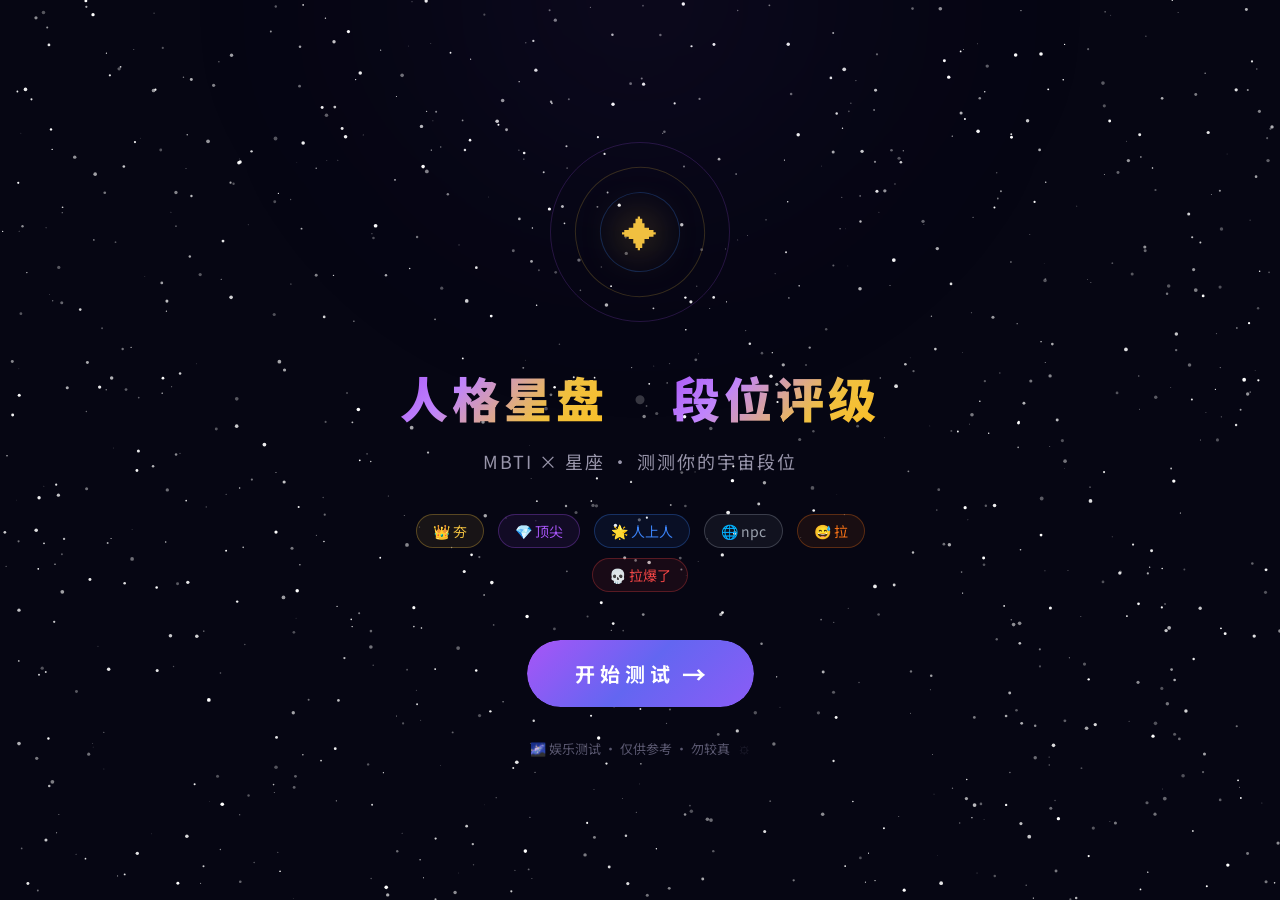
<file: index.html>
<!DOCTYPE html>
<html lang="zh-CN">
<head>
  <meta charset="UTF-8">
  <meta name="viewport" content="width=device-width, initial-scale=1.0">
  <title>人格星盘 · 段位评级</title>
  <link rel="stylesheet" href="css/style.css">
  <link rel="preconnect" href="https://fonts.googleapis.com">
  <link href="https://fonts.googleapis.com/css2?family=Orbitron:wght@400;700;900&family=Noto+Sans+SC:wght@300;400;500;700;900&display=swap" rel="stylesheet">
</head>
<body>
  <!-- 星空背景 -->
  <canvas id="starCanvas"></canvas>
  <div class="aurora"></div>

  <div class="app-container">

    <!-- ==================== 首页 ==================== -->
    <section id="page-home" class="page active">
      <div class="home-content">
        <div class="constellation-icon">
          <div class="orbit-ring ring-1"></div>
          <div class="orbit-ring ring-2"></div>
          <div class="orbit-ring ring-3"></div>
          <div class="center-star">✦</div>
        </div>

        <h1 class="main-title">
          <span class="title-line-1">人格星盘</span>
          <span class="title-divider">·</span>
          <span class="title-line-2">段位评级</span>
        </h1>

        <p class="home-subtitle">MBTI × 星座  ·  测测你的宇宙段位</p>

        <div class="tier-preview">
          <span class="preview-badge" style="--badge-color: #f0c040">👑 夯</span>
          <span class="preview-badge" style="--badge-color: #a855f7">💎 顶尖</span>
          <span class="preview-badge" style="--badge-color: #3b82f6">🌟 人上人</span>
          <span class="preview-badge" style="--badge-color: #9ca3af">🌐 npc</span>
          <span class="preview-badge" style="--badge-color: #f97316">😅 拉</span>
          <span class="preview-badge" style="--badge-color: #ef4444">💀 拉爆了</span>
        </div>

        <button class="cosmic-btn" onclick="navigateTo('select')">
          <span class="btn-bg"></span>
          <span class="btn-text">开 始 测 试</span>
          <span class="btn-arrow">→</span>
        </button>

        <p class="footer-note">
          🌌 娱乐测试 · 仅供参考 · 勿较真
          <a href="admin.html" class="admin-link" title="管理后台">⚙</a>
        </p>
      </div>
    </section>

    <!-- ==================== 选择页 ==================== -->
    <section id="page-select" class="page">
      <div class="select-content">
        <h2 class="section-heading">
          <span class="heading-icon">🧬</span>
          选择你的 MBTI 人格
        </h2>

        <div class="mbti-grid" id="mbtiGrid">
          <!-- JS 动态生成 -->
        </div>

        <div class="divider-line">
          <span class="divider-star">✦</span>
        </div>

        <h2 class="section-heading">
          <span class="heading-icon">♈</span>
          选择你的星座
        </h2>

        <div class="zodiac-grid" id="zodiacGrid">
          <!-- JS 动态生成 -->
        </div>

        <button class="cosmic-btn submit-btn" id="submitBtn" onclick="handleSubmit()">
          <span class="btn-bg"></span>
          <span class="btn-text">✨ 查看段位</span>
        </button>

        <button class="back-link" onclick="navigateTo('home')">← 返回首页</button>
      </div>
    </section>

    <!-- ==================== 结果页 ==================== -->
    <section id="page-result" class="page">
      <div class="result-content">
        <div class="result-card" id="resultCard">
          <div class="result-glow"></div>

          <div class="tier-badge" id="tierBadge">
            <span class="tier-icon" id="tierIcon"></span>
            <span class="tier-name" id="tierName"></span>
          </div>

          <p class="tier-description" id="tierDesc"></p>

          <div class="result-tags">
            <div class="tag mbti-tag">
              <span class="tag-label">MBTI</span>
              <span class="tag-value" id="tagMbti"></span>
            </div>
            <div class="tag zodiac-tag">
              <span class="tag-label">星座</span>
              <span class="tag-value" id="tagZodiac"></span>
            </div>
            <div class="tag score-tag">
              <span class="tag-label">分数</span>
              <span class="tag-value" id="tagScore"></span>
            </div>
          </div>

          <div class="fun-quote" id="funQuote"></div>
        </div>

        <div class="result-actions">
          <button class="cosmic-btn" onclick="navigateTo('select')">
            <span class="btn-bg"></span>
            <span class="btn-text">🔄 再测一次</span>
          </button>

          <button class="cosmic-btn share-btn" onclick="handleShare()">
            <span class="btn-bg"></span>
            <span class="btn-text">📤 分享结果</span>
          </button>
        </div>

        <button class="back-link" onclick="navigateTo('home')">← 返回首页</button>
      </div>
    </section>
  </div>

  <!-- 分享弹窗 -->
  <div class="modal-overlay" id="shareModal">
    <div class="modal-card">
      <h3 class="modal-title">📤 分享你的段位</h3>
      <p class="modal-share-text" id="shareText"></p>
      <div class="modal-actions">
        <button class="modal-btn copy-btn" onclick="copyShareText()">📋 复制文案</button>
        <button class="modal-btn close-btn" onclick="closeModal()">✕ 关闭</button>
      </div>
    </div>
  </div>

  <script src="js/app.js"></script>
</body>
</html>
</file>
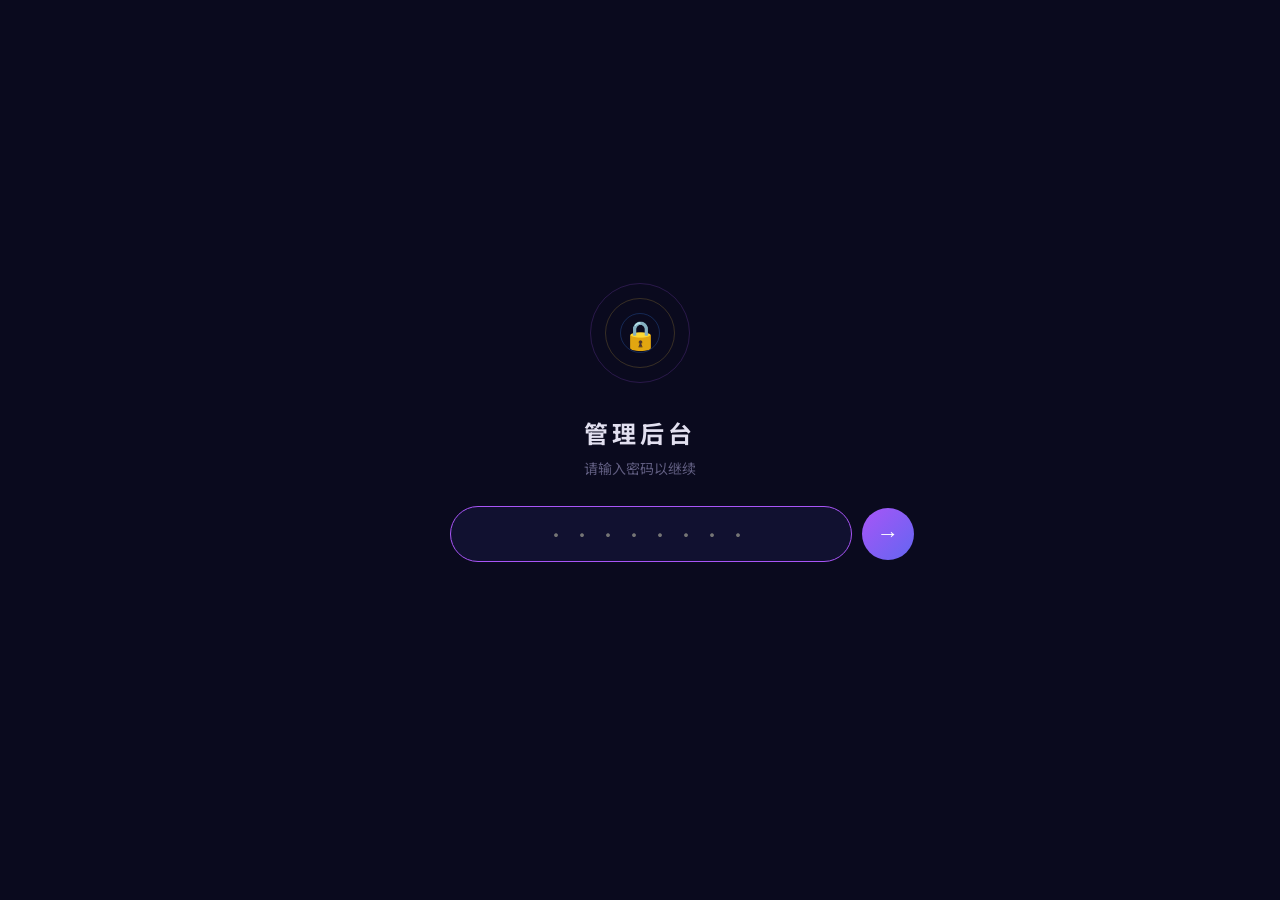
<file: admin.html>
<!DOCTYPE html>
<html lang="zh-CN">
<head>
  <meta charset="UTF-8">
  <meta name="viewport" content="width=device-width, initial-scale=1.0">
  <title>管理后台 · 人格星盘评分配置</title>
  <link rel="preconnect" href="https://fonts.googleapis.com">
  <link href="https://fonts.googleapis.com/css2?family=Orbitron:wght@400;700;900&family=Noto+Sans+SC:wght@300;400;500;700;900&display=swap" rel="stylesheet">
  <style>
    :root {
      --bg: #0a0a1e;
      --surface: #111130;
      --surface2: #181840;
      --border: rgba(255,255,255,0.08);
      --text: #e2e0f0;
      --text2: #9895b8;
      --text3: #605d80;
      --purple: #a855f7;
      --gold: #f0c040;
      --blue: #3b82f6;
      --green: #22c55e;
      --red: #ef4444;
      --radius: 14px;
      --font-display: 'Orbitron', 'Noto Sans SC', sans-serif;
      --font-body: 'Noto Sans SC', -apple-system, sans-serif;
    }
    * { margin: 0; padding: 0; box-sizing: border-box; }
    body {
      font-family: var(--font-body);
      background: var(--bg);
      color: var(--text);
      min-height: 100vh;
    }

    /* Header */
    .admin-header {
      background: var(--surface);
      border-bottom: 1px solid var(--border);
      padding: 16px 24px;
      display: flex;
      align-items: center;
      justify-content: space-between;
      flex-wrap: wrap;
      gap: 12px;
      position: sticky;
      top: 0;
      z-index: 10;
      backdrop-filter: blur(10px);
    }
    .header-left {
      display: flex;
      align-items: center;
      gap: 12px;
    }
    .header-logo { font-size: 24px; }
    .header-title {
      font-family: var(--font-display);
      font-size: 18px;
      font-weight: 700;
      letter-spacing: 2px;
    }
    .header-badge {
      font-size: 11px;
      background: rgba(168,85,247,0.2);
      color: var(--purple);
      padding: 3px 10px;
      border-radius: 10px;
      letter-spacing: 1px;
    }
    .header-actions {
      display: flex;
      gap: 10px;
      flex-wrap: wrap;
    }

    /* Buttons */
    .btn {
      padding: 10px 22px;
      border-radius: 25px;
      border: none;
      font-size: 14px;
      font-weight: 600;
      cursor: pointer;
      font-family: var(--font-body);
      transition: all 0.2s;
      display: inline-flex;
      align-items: center;
      gap: 6px;
    }
    .btn:active { transform: scale(0.96); }
    .btn-primary { background: linear-gradient(135deg, #a855f7, #6366f1); color: #fff; }
    .btn-primary:hover { box-shadow: 0 4px 20px rgba(168,85,247,0.4); }
    .btn-gold { background: linear-gradient(135deg, #f0c040, #f59e0b); color: #1a1a2e; }
    .btn-gold:hover { box-shadow: 0 4px 20px rgba(240,192,64,0.4); }
    .btn-outline {
      background: transparent;
      border: 1.5px solid var(--border);
      color: var(--text2);
    }
    .btn-outline:hover { border-color: rgba(255,255,255,0.25); color: var(--text); }
    .btn-sm { padding: 6px 14px; font-size: 12px; }
    .btn-danger { background: var(--red); color: #fff; }

    /* Main */
    .admin-main {
      max-width: 1000px;
      margin: 0 auto;
      padding: 24px;
    }

    /* Tabs */
    .tabs {
      display: flex;
      gap: 4px;
      background: var(--surface);
      border-radius: var(--radius);
      padding: 4px;
      margin-bottom: 28px;
    }
    .tab-btn {
      flex: 1;
      padding: 12px 16px;
      border: none;
      background: transparent;
      color: var(--text2);
      font-size: 15px;
      font-weight: 500;
      cursor: pointer;
      border-radius: 10px;
      transition: all 0.2s;
      font-family: var(--font-body);
    }
    .tab-btn.active {
      background: var(--surface2);
      color: var(--text);
      box-shadow: 0 2px 8px rgba(0,0,0,0.3);
    }
    .tab-btn:hover:not(.active) { color: var(--text); }

    .tab-panel { display: none; }
    .tab-panel.active { display: block; }

    /* Section */
    .section {
      background: var(--surface);
      border: 1px solid var(--border);
      border-radius: var(--radius);
      padding: 24px;
      margin-bottom: 20px;
    }
    .section-header {
      display: flex;
      align-items: center;
      justify-content: space-between;
      margin-bottom: 20px;
      flex-wrap: wrap;
      gap: 12px;
    }
    .section-title {
      font-family: var(--font-display);
      font-size: 16px;
      font-weight: 700;
      letter-spacing: 1px;
      display: flex;
      align-items: center;
      gap: 8px;
    }

    /* Table */
    .table-wrap {
      overflow-x: auto;
      -webkit-overflow-scrolling: touch;
    }
    table {
      width: 100%;
      border-collapse: collapse;
    }
    th, td {
      padding: 10px 14px;
      text-align: left;
      border-bottom: 1px solid var(--border);
      font-size: 14px;
    }
    th {
      color: var(--text3);
      font-weight: 500;
      font-size: 12px;
      text-transform: uppercase;
      letter-spacing: 1px;
    }
    td { color: var(--text2); }

    /* Inputs */
    input[type="number"],
    input[type="text"],
    textarea,
    select {
      background: var(--surface2);
      border: 1px solid var(--border);
      border-radius: 8px;
      padding: 8px 12px;
      color: var(--text);
      font-size: 14px;
      font-family: var(--font-body);
      transition: border-color 0.2s;
      width: 100%;
    }
    input:focus, textarea:focus, select:focus {
      outline: none;
      border-color: var(--purple);
    }
    input[type="number"] { width: 80px; text-align: center; }
    input[type="color"] {
      width: 40px; height: 34px; padding: 2px;
      cursor: pointer; border-radius: 8px;
    }
    textarea { resize: vertical; min-height: 60px; }

    .score-input {
      width: 70px;
      text-align: center;
      font-weight: 600;
      font-family: var(--font-display);
    }

    /* Color dot */
    .color-dot {
      display: inline-block;
      width: 12px; height: 12px;
      border-radius: 50%;
      margin-right: 6px;
      vertical-align: middle;
    }

    /* Toast */
    .toast {
      position: fixed;
      bottom: 40px;
      left: 50%;
      transform: translateX(-50%);
      background: #22c55e;
      color: #000;
      padding: 12px 28px;
      border-radius: 25px;
      font-size: 15px;
      font-weight: 600;
      z-index: 100;
      animation: toastIn 0.3s ease-out, toastOut 0.3s 2s ease-out forwards;
    }
    .toast.error { background: var(--red); color: #fff; }

    @keyframes toastIn {
      from { opacity: 0; transform: translateX(-50%) translateY(20px); }
      to { opacity: 1; transform: translateX(-50%) translateY(0); }
    }
    @keyframes toastOut {
      from { opacity: 1; }
      to { opacity: 0; }
    }

    /* ====== Auth Overlay ====== */
    .auth-overlay {
      position: fixed;
      inset: 0;
      background: var(--bg);
      z-index: 9999;
      display: flex;
      align-items: center;
      justify-content: center;
      padding: 24px;
      backdrop-filter: blur(20px);
    }
    .auth-overlay.hidden { display: none; }
    .auth-card {
      text-align: center;
      max-width: 380px;
      width: 100%;
    }
    .auth-constellation {
      position: relative;
      width: 100px; height: 100px;
      margin: 0 auto 32px;
      display: flex;
      align-items: center;
      justify-content: center;
    }
    .auth-ring {
      position: absolute;
      border-radius: 50%;
      border: 1px solid rgba(255,255,255,0.1);
    }
    .ring-a1 { width: 100px; height: 100px; border-color: rgba(168,85,247,0.2); animation: orbit-spin 10s linear infinite; }
    .ring-a2 { width: 70px; height: 70px; border-color: rgba(240,192,64,0.2); animation: orbit-spin 8s linear infinite reverse; }
    .ring-a3 { width: 40px; height: 40px; border-color: rgba(59,130,246,0.25); animation: orbit-spin 6s linear infinite; }
    .auth-star { font-size: 28px; z-index: 1; animation: star-pulse 2s ease-in-out infinite; }
    @keyframes orbit-spin {
      from { transform: rotate(0deg); }
      to { transform: rotate(360deg); }
    }
    @keyframes star-pulse {
      0%,100% { transform: scale(1); opacity: 0.9; }
      50% { transform: scale(1.15); opacity: 1; }
    }
    .auth-title {
      font-family: var(--font-display);
      font-size: 24px;
      font-weight: 700;
      letter-spacing: 4px;
      margin-bottom: 8px;
      color: var(--text);
    }
    .auth-subtitle {
      font-size: 14px;
      color: var(--text3);
      margin-bottom: 28px;
    }
    .auth-input-row {
      display: flex;
      gap: 10px;
      align-items: center;
    }
    .auth-input {
      flex: 1;
      background: var(--surface);
      border: 1.5px solid var(--border);
      border-radius: 30px;
      padding: 14px 20px;
      color: var(--text);
      font-size: 18px;
      text-align: center;
      letter-spacing: 8px;
      font-family: var(--font-body);
      outline: none;
      transition: border-color 0.3s;
    }
    .auth-input:focus { border-color: var(--purple); }
    .auth-input.error { border-color: var(--red); animation: shake 0.4s ease; }
    @keyframes shake {
      0%,100% { transform: translateX(0); }
      25% { transform: translateX(-8px); }
      75% { transform: translateX(8px); }
    }
    .auth-btn {
      width: 52px; height: 52px;
      border-radius: 50%;
      border: none;
      background: linear-gradient(135deg, #a855f7, #6366f1);
      color: #fff;
      font-size: 22px;
      cursor: pointer;
      transition: all 0.2s;
      display: flex;
      align-items: center;
      justify-content: center;
      flex-shrink: 0;
    }
    .auth-btn:hover { box-shadow: 0 4px 20px rgba(168,85,247,0.4); }
    .auth-btn:active { transform: scale(0.93); }
    .auth-btn:disabled { opacity: 0.4; pointer-events: none; }
    .auth-error {
      margin-top: 14px;
      font-size: 13px;
      color: var(--red);
      min-height: 20px;
    }
    .auth-hint {
      margin-top: 4px;
      font-size: 12px;
      color: var(--text3);
      min-height: 18px;
    }

    /* Responsive */
    @media (max-width: 640px) {
      .admin-header { padding: 12px 16px; }
      .header-title { font-size: 14px; }
      .admin-main { padding: 16px; }
      .section { padding: 16px; }
      th, td { padding: 8px 6px; font-size: 12px; }
      input[type="number"] { width: 56px; }
    }
  </style>
</head>
<body>

  <!-- ====== 密码验证门 ====== -->
  <div class="auth-overlay" id="authOverlay">
    <div class="auth-card">
      <div class="auth-constellation">
        <div class="auth-ring ring-a1"></div>
        <div class="auth-ring ring-a2"></div>
        <div class="auth-ring ring-a3"></div>
        <span class="auth-star">🔒</span>
      </div>
      <h2 class="auth-title">管理后台</h2>
      <p class="auth-subtitle">请输入密码以继续</p>
      <div class="auth-input-row">
        <input type="password" id="authPassword" class="auth-input" placeholder="········" maxlength="32" autocomplete="off">
        <button class="auth-btn" id="authBtn" onclick="handleLogin()">→</button>
      </div>
      <p class="auth-error" id="authError"></p>
      <p class="auth-hint" id="authHint"></p>
    </div>
  </div>

  <!-- Header -->
  <header class="admin-header">
    <div class="header-left">
      <span class="header-logo">⚙️</span>
      <span class="header-title">评分标准配置</span>
      <span class="header-badge">DEVELOPER</span>
    </div>
    <div class="header-actions">
      <button class="btn btn-outline btn-sm" onclick="importConfig()">📥 导入配置</button>
      <button class="btn btn-gold btn-sm" onclick="exportConfig()">📤 导出配置</button>
      <button class="btn btn-primary btn-sm" onclick="saveAndApply()">💾 保存并应用</button>
      <button class="btn btn-outline btn-sm" onclick="changePassword()" style="font-size:12px;">🔑 改密</button>
      <a href="index.html" class="btn btn-outline btn-sm" style="text-decoration:none;">🔮 打开主站</a>
    </div>
  </header>

  <!-- Main Content -->
  <main class="admin-main">

    <!-- Tabs -->
    <div class="tabs">
      <button class="tab-btn active" data-tab="tab-mbti">🧬 MBTI 评分</button>
      <button class="tab-btn" data-tab="tab-zodiac">♈ 星座评分</button>
      <button class="tab-btn" data-tab="tab-levels">🏆 段位规则</button>
      <button class="tab-btn" data-tab="tab-texts">💬 趣味文案</button>
    </div>

    <!-- Tab: MBTI -->
    <div class="tab-panel active" id="tab-mbti">
      <div class="section">
        <div class="section-header">
          <span class="section-title">🧬 MBTI 人格评分表</span>
          <span style="font-size:13px;color:var(--text3);">分数范围建议 -3 ~ +3</span>
        </div>
        <div class="table-wrap">
          <table>
            <thead>
              <tr><th>MBTI 类型</th><th>分数</th><th>MBTI 类型</th><th>分数</th><th>MBTI 类型</th><th>分数</th><th>MBTI 类型</th><th>分数</th></tr>
            </thead>
            <tbody id="mbtiTable"></tbody>
          </table>
        </div>
      </div>
    </div>

    <!-- Tab: Zodiac -->
    <div class="tab-panel" id="tab-zodiac">
      <div class="section">
        <div class="section-header">
          <span class="section-title">♈ 星座评分表</span>
          <span style="font-size:13px;color:var(--text3);">分数范围建议 -3 ~ +3</span>
        </div>
        <div class="table-wrap">
          <table>
            <thead>
              <tr><th>星座</th><th>分数</th><th>星座</th><th>分数</th><th>星座</th><th>分数</th><th>星座</th><th>分数</th></tr>
            </thead>
            <tbody id="zodiacTable"></tbody>
          </table>
        </div>
      </div>
    </div>

    <!-- Tab: Levels -->
    <div class="tab-panel" id="tab-levels">
      <div class="section">
        <div class="section-header">
          <span class="section-title">🏆 段位评级规则</span>
          <span style="font-size:13px;color:var(--text3);">按 minScore 从高到低排序</span>
        </div>
        <div class="table-wrap">
          <table>
            <thead>
              <tr><th>段位名称</th><th>最低分数</th><th>颜色</th><th>图标 Emoji</th><th>描述文案</th></tr>
            </thead>
            <tbody id="levelsTable"></tbody>
          </table>
        </div>
      </div>
    </div>

    <!-- Tab: Fun Texts -->
    <div class="tab-panel" id="tab-texts">
      <div class="section" id="funTextsContainer">
        <div class="section-header">
          <span class="section-title">💬 趣味文案</span>
          <span style="font-size:13px;color:var(--text3);">每个段位3条随机文案，用换行分隔</span>
        </div>
      </div>
    </div>

    <!-- Bottom actions -->
    <div style="display:flex;gap:12px;justify-content:center;margin-top:32px;flex-wrap:wrap;">
      <button class="btn btn-outline" onclick="resetToDefault()">🔄 恢复默认配置</button>
      <button class="btn btn-gold" onclick="exportConfig()">📤 导出 config.json</button>
      <button class="btn btn-primary" onclick="saveAndApply()">💾 保存并应用到主站</button>
    </div>
  </main>

  <!-- Hidden file input for import -->
  <input type="file" id="importFile" accept=".json" style="display:none;" onchange="handleImport(event)">

  <script src="js/admin.js"></script>
</body>
</html>
</file>
<file: css/style.css>
/* ============================================
   人格星盘 · 段位评级 — 宇宙主题样式
   ============================================ */

/* ---------- CSS Variables ---------- */
:root {
  --space-deep: #060613;
  --space-navy: #0a0a2e;
  --space-purple: #1a1040;
  --gold: #f0c040;
  --purple: #a855f7;
  --blue: #3b82f6;
  --gray: #9ca3af;
  --orange: #f97316;
  --red: #ef4444;
  --text-primary: #e8e6f0;
  --text-secondary: #9895aa;
  --text-muted: #5a5870;
  --glass-bg: rgba(255, 255, 255, 0.03);
  --glass-border: rgba(255, 255, 255, 0.08);
  --glass-hover: rgba(255, 255, 255, 0.06);
  --radius-sm: 12px;
  --radius-md: 20px;
  --radius-lg: 32px;
  --font-display: 'Orbitron', 'Noto Sans SC', sans-serif;
  --font-body: 'Noto Sans SC', -apple-system, sans-serif;
}

/* ---------- Reset & Base ---------- */
*, *::before, *::after {
  margin: 0;
  padding: 0;
  box-sizing: border-box;
}

html, body {
  width: 100%;
  min-height: 100vh;
  overflow-x: hidden;
  font-family: var(--font-body);
  background: var(--space-deep);
  color: var(--text-primary);
  -webkit-font-smoothing: antialiased;
}

/* ---------- Canvas Starfield ---------- */
#starCanvas {
  position: fixed;
  top: 0; left: 0;
  width: 100%;
  height: 100%;
  z-index: 0;
  pointer-events: none;
}

/* ---------- Aurora glow ---------- */
.aurora {
  position: fixed;
  top: -40%;
  left: 20%;
  width: 60vw;
  height: 80vh;
  background: radial-gradient(ellipse at center,
    rgba(120, 60, 200, 0.08) 0%,
    rgba(40, 20, 100, 0.04) 40%,
    transparent 70%
  );
  filter: blur(80px);
  z-index: 0;
  pointer-events: none;
  animation: aurora-drift 12s ease-in-out infinite alternate;
}

@keyframes aurora-drift {
  0% { transform: translate(0, 0) scale(1); }
  50% { transform: translate(10%, -5%) scale(1.1); }
  100% { transform: translate(-5%, 5%) scale(0.95); }
}

/* ---------- App Container ---------- */
.app-container {
  position: relative;
  z-index: 1;
  width: 100%;
  min-height: 100vh;
  display: flex;
  align-items: center;
  justify-content: center;
  padding: 24px;
}

/* ---------- Page System ---------- */
.page {
  display: none;
  width: 100%;
  max-width: 680px;
  animation: pageIn 0.5s ease-out;
}

.page.active {
  display: block;
}

@keyframes pageIn {
  from { opacity: 0; transform: translateY(24px); }
  to   { opacity: 1; transform: translateY(0); }
}

/* ============================================
   HOME PAGE
   ============================================ */

.home-content {
  display: flex;
  flex-direction: column;
  align-items: center;
  text-align: center;
}

/* Constellation Icon */
.constellation-icon {
  position: relative;
  width: 180px;
  height: 180px;
  margin-bottom: 40px;
  display: flex;
  align-items: center;
  justify-content: center;
}

.orbit-ring {
  position: absolute;
  border-radius: 50%;
  border: 1px solid rgba(255, 255, 255, 0.12);
  animation: orbit-spin linear infinite;
}

.ring-1 {
  width: 180px; height: 180px;
  animation-duration: 20s;
  border-color: rgba(168, 85, 247, 0.2);
}

.ring-2 {
  width: 130px; height: 130px;
  animation-duration: 15s;
  animation-direction: reverse;
  border-color: rgba(240, 192, 64, 0.2);
  transform: rotate(30deg);
}

.ring-3 {
  width: 80px; height: 80px;
  animation-duration: 10s;
  border-color: rgba(59, 130, 246, 0.25);
  transform: rotate(-20deg);
}

@keyframes orbit-spin {
  from { transform: rotate(0deg); }
  to   { transform: rotate(360deg); }
}

.center-star {
  font-size: 36px;
  color: var(--gold);
  z-index: 1;
  animation: star-pulse 2s ease-in-out infinite;
  filter: drop-shadow(0 0 20px rgba(240, 192, 64, 0.6));
}

@keyframes star-pulse {
  0%, 100% { transform: scale(1); opacity: 0.9; }
  50%      { transform: scale(1.15); opacity: 1; }
}

/* Title */
.main-title {
  display: flex;
  align-items: baseline;
  flex-wrap: wrap;
  justify-content: center;
  gap: 4px;
  margin-bottom: 16px;
}

.title-line-1, .title-line-2 {
  font-family: var(--font-display);
  font-size: 48px;
  font-weight: 900;
  letter-spacing: 4px;
  background: linear-gradient(135deg, #a855f7 0%, #c084fc 30%, #f0c040 70%, #fbbf24 100%);
  -webkit-background-clip: text;
  -webkit-text-fill-color: transparent;
  background-clip: text;
}

.title-divider {
  font-size: 48px;
  font-weight: 300;
  color: rgba(255,255,255,0.2);
  margin: 0 4px;
}

.home-subtitle {
  font-size: 18px;
  color: var(--text-secondary);
  margin-bottom: 40px;
  letter-spacing: 2px;
}

/* Tier Preview Pills */
.tier-preview {
  display: flex;
  flex-wrap: wrap;
  justify-content: center;
  gap: 10px 14px;
  margin-bottom: 48px;
  max-width: 480px;
}

.preview-badge {
  font-size: 14px;
  padding: 6px 16px;
  border-radius: 20px;
  border: 1px solid color-mix(in srgb, var(--badge-color) 30%, transparent);
  background: color-mix(in srgb, var(--badge-color) 8%, transparent);
  color: var(--badge-color);
  transition: all 0.3s;
}

.preview-badge:hover {
  background: color-mix(in srgb, var(--badge-color) 18%, transparent);
  box-shadow: 0 0 20px color-mix(in srgb, var(--badge-color) 20%, transparent);
}

/* Cosmic Button */
.cosmic-btn {
  position: relative;
  display: inline-flex;
  align-items: center;
  justify-content: center;
  gap: 12px;
  padding: 16px 48px;
  border: none;
  border-radius: 50px;
  background: transparent;
  cursor: pointer;
  font-family: var(--font-body);
  font-size: 20px;
  font-weight: 700;
  color: #fff;
  overflow: hidden;
  transition: transform 0.2s, box-shadow 0.3s;
}

.cosmic-btn .btn-bg {
  position: absolute;
  inset: 0;
  background: linear-gradient(135deg, #a855f7, #6366f1, #8b5cf6);
  border-radius: 50px;
  transition: opacity 0.3s;
}

.cosmic-btn:hover {
  transform: translateY(-2px);
  box-shadow: 0 8px 32px rgba(168, 85, 247, 0.35);
}

.cosmic-btn:active {
  transform: translateY(0) scale(0.97);
}

.cosmic-btn .btn-text,
.cosmic-btn .btn-arrow {
  position: relative;
  z-index: 1;
}

.cosmic-btn .btn-arrow {
  font-size: 24px;
  transition: transform 0.3s;
}

.cosmic-btn:hover .btn-arrow {
  transform: translateX(4px);
}

/* Submit variant */
.submit-btn .btn-bg {
  background: linear-gradient(135deg, #f0c040, #f59e0b, #d97706);
}

.submit-btn:hover {
  box-shadow: 0 8px 32px rgba(240, 192, 64, 0.35);
}

.submit-btn.disabled {
  opacity: 0.35;
  pointer-events: none;
  filter: grayscale(0.5);
}

/* Footer */
.footer-note {
  margin-top: 32px;
  font-size: 13px;
  color: var(--text-muted);
}

.admin-link {
  color: var(--text-muted);
  text-decoration: none;
  font-size: 11px;
  margin-left: 6px;
  opacity: 0.3;
  transition: opacity 0.3s;
}

.admin-link:hover {
  opacity: 1;
  color: var(--purple);
}

.back-link {
  display: block;
  margin-top: 24px;
  background: none;
  border: none;
  color: var(--text-muted);
  font-size: 15px;
  cursor: pointer;
  transition: color 0.3s;
  font-family: var(--font-body);
  text-align: center;
  width: 100%;
}

.back-link:hover {
  color: var(--text-secondary);
}

/* ============================================
   SELECT PAGE
   ============================================ */

.select-content {
  display: flex;
  flex-direction: column;
  align-items: center;
}

.section-heading {
  font-family: var(--font-display);
  font-size: 22px;
  font-weight: 700;
  color: var(--text-primary);
  margin-bottom: 24px;
  display: flex;
  align-items: center;
  gap: 10px;
  letter-spacing: 2px;
}

.heading-icon {
  font-size: 28px;
}

/* MBTI Grid — 4 cols */
.mbti-grid {
  display: grid;
  grid-template-columns: repeat(4, 1fr);
  gap: 10px;
  width: 100%;
  max-width: 520px;
  margin-bottom: 8px;
}

/* Zodiac Grid — 3 cols */
.zodiac-grid {
  display: grid;
  grid-template-columns: repeat(3, 1fr);
  gap: 10px;
  width: 100%;
  max-width: 520px;
  margin-bottom: 8px;
}

/* Selectable Cards */
.select-card {
  position: relative;
  display: flex;
  flex-direction: column;
  align-items: center;
  justify-content: center;
  padding: 14px 8px;
  background: var(--glass-bg);
  border: 1.5px solid var(--glass-border);
  border-radius: var(--radius-md);
  cursor: pointer;
  transition: all 0.25s ease;
  user-select: none;
  -webkit-tap-highlight-color: transparent;
}

.select-card:hover {
  background: var(--glass-hover);
  border-color: rgba(255,255,255,0.18);
  transform: translateY(-2px);
}

.select-card:active {
  transform: scale(0.95);
}

/* MBTI card */
.select-card.mbti-card .card-text {
  font-family: var(--font-display);
  font-size: 15px;
  font-weight: 600;
  color: var(--text-secondary);
  letter-spacing: 1px;
  transition: color 0.3s;
}

/* Zodiac card */
.select-card.zodiac-card .card-emoji {
  font-size: 32px;
  margin-bottom: 4px;
}

.select-card.zodiac-card .card-text {
  font-size: 14px;
  color: var(--text-secondary);
  transition: color 0.3s;
}

/* Selected state — MBTI (purple glow) */
.select-card.mbti-card.selected {
  background: rgba(168, 85, 247, 0.12);
  border-color: rgba(168, 85, 247, 0.5);
  box-shadow: 0 0 24px rgba(168, 85, 247, 0.2), inset 0 0 24px rgba(168, 85, 247, 0.05);
}

.select-card.mbti-card.selected .card-text {
  color: #a855f7;
}

/* Selected state — Zodiac (gold glow) */
.select-card.zodiac-card.selected {
  background: rgba(240, 192, 64, 0.12);
  border-color: rgba(240, 192, 64, 0.5);
  box-shadow: 0 0 24px rgba(240, 192, 64, 0.2), inset 0 0 24px rgba(240, 192, 64, 0.05);
}

.select-card.zodiac-card.selected .card-text {
  color: #f0c040;
}

/* Divider */
.divider-line {
  width: 60%;
  height: 1px;
  background: linear-gradient(90deg, transparent, rgba(255,255,255,0.1), transparent);
  margin: 28px auto;
  display: flex;
  align-items: center;
  justify-content: center;
}

.divider-star {
  font-size: 14px;
  color: rgba(255,255,255,0.25);
  background: var(--space-deep);
  padding: 0 12px;
}

/* ============================================
   RESULT PAGE
   ============================================ */

.result-content {
  display: flex;
  flex-direction: column;
  align-items: center;
}

.result-card {
  position: relative;
  width: 100%;
  max-width: 500px;
  background: var(--glass-bg);
  border: 2px solid var(--glass-border);
  border-radius: var(--radius-lg);
  padding: 48px 32px 40px;
  display: flex;
  flex-direction: column;
  align-items: center;
  overflow: hidden;
  backdrop-filter: blur(20px);
  -webkit-backdrop-filter: blur(20px);
}

.result-glow {
  position: absolute;
  top: -30%;
  left: 50%;
  transform: translateX(-50%);
  width: 300px;
  height: 200px;
  border-radius: 50%;
  filter: blur(60px);
  opacity: 0.25;
  pointer-events: none;
}

/* Tier color overrides set by JS */
.tier-badge {
  position: relative;
  z-index: 1;
  display: flex;
  flex-direction: column;
  align-items: center;
  padding: 32px 48px;
  border-radius: var(--radius-md);
  margin-bottom: 24px;
  background: rgba(255,255,255,0.04);
}

.tier-icon {
  font-size: 80px;
  margin-bottom: 12px;
  animation: tier-bounce 0.6s ease-out;
}

@keyframes tier-bounce {
  0%   { transform: scale(0.3); opacity: 0; }
  60%  { transform: scale(1.15); }
  100% { transform: scale(1); opacity: 1; }
}

.tier-name {
  font-family: var(--font-display);
  font-size: 64px;
  font-weight: 900;
  letter-spacing: 12px;
  animation: tier-reveal 0.8s ease-out;
}

@keyframes tier-reveal {
  0%   { opacity: 0; letter-spacing: 40px; }
  100% { opacity: 1; letter-spacing: 12px; }
}

.tier-description {
  font-size: 17px;
  color: var(--text-secondary);
  text-align: center;
  line-height: 1.7;
  margin-bottom: 28px;
  position: relative;
  z-index: 1;
}

/* Result Tags */
.result-tags {
  display: flex;
  gap: 12px;
  margin-bottom: 28px;
  flex-wrap: wrap;
  justify-content: center;
  position: relative;
  z-index: 1;
}

.tag {
  display: flex;
  flex-direction: column;
  align-items: center;
  padding: 12px 24px;
  border-radius: var(--radius-sm);
  background: rgba(255, 255, 255, 0.04);
  min-width: 90px;
}

.tag-label {
  font-size: 12px;
  color: var(--text-muted);
  text-transform: uppercase;
  letter-spacing: 1px;
  margin-bottom: 4px;
}

.tag-value {
  font-size: 20px;
  font-weight: 700;
}

.mbti-tag .tag-value { color: var(--purple); }
.zodiac-tag .tag-value { color: var(--gold); }
.score-tag .tag-value { color: var(--blue); }

/* Fun Quote */
.fun-quote {
  background: rgba(255, 255, 255, 0.03);
  border-left: 3px solid rgba(255, 255, 255, 0.15);
  padding: 16px 20px;
  border-radius: 0 var(--radius-sm) var(--radius-sm) 0;
  width: 100%;
  position: relative;
  z-index: 1;
}

.fun-quote p {
  font-size: 15px;
  color: var(--text-muted);
  line-height: 1.6;
  font-style: italic;
}

/* Result Actions */
.result-actions {
  display: flex;
  flex-direction: column;
  align-items: center;
  gap: 16px;
  margin-top: 32px;
  width: 100%;
  max-width: 400px;
}

.share-btn .btn-bg {
  background: linear-gradient(135deg, #f0c040, #f59e0b, #d97706);
}

.share-btn:hover {
  box-shadow: 0 8px 32px rgba(240, 192, 64, 0.35);
}

/* ============================================
   SHARE MODAL
   ============================================ */

.modal-overlay {
  display: none;
  position: fixed;
  inset: 0;
  background: rgba(6, 6, 19, 0.8);
  backdrop-filter: blur(8px);
  z-index: 100;
  align-items: center;
  justify-content: center;
  padding: 24px;
}

.modal-overlay.active {
  display: flex;
}

.modal-card {
  background: #14142b;
  border: 1px solid rgba(255,255,255,0.1);
  border-radius: var(--radius-lg);
  padding: 36px 32px;
  max-width: 420px;
  width: 100%;
  text-align: center;
  animation: pageIn 0.4s ease-out;
}

.modal-title {
  font-family: var(--font-display);
  font-size: 20px;
  margin-bottom: 16px;
}

.modal-share-text {
  font-size: 18px;
  color: var(--text-primary);
  background: rgba(255,255,255,0.04);
  padding: 20px;
  border-radius: var(--radius-sm);
  line-height: 1.6;
  margin-bottom: 24px;
}

.modal-actions {
  display: flex;
  gap: 12px;
  justify-content: center;
}

.modal-btn {
  padding: 12px 28px;
  border-radius: 25px;
  border: none;
  font-size: 15px;
  font-weight: 600;
  cursor: pointer;
  font-family: var(--font-body);
  transition: all 0.2s;
}

.copy-btn {
  background: linear-gradient(135deg, #a855f7, #6366f1);
  color: white;
}

.copy-btn:hover {
  box-shadow: 0 4px 20px rgba(168, 85, 247, 0.4);
}

.close-btn {
  background: rgba(255,255,255,0.06);
  color: var(--text-secondary);
}

.close-btn:hover {
  background: rgba(255,255,255,0.1);
}

/* Toast */
.toast {
  position: fixed;
  bottom: 60px;
  left: 50%;
  transform: translateX(-50%);
  background: #1e1e3a;
  color: #e8e6f0;
  padding: 12px 28px;
  border-radius: 25px;
  font-size: 15px;
  z-index: 200;
  box-shadow: 0 8px 30px rgba(0,0,0,0.5);
  animation: toastIn 0.3s ease-out, toastOut 0.3s 1.7s ease-out forwards;
}

@keyframes toastIn {
  from { opacity: 0; transform: translateX(-50%) translateY(20px); }
  to   { opacity: 1; transform: translateX(-50%) translateY(0); }
}

@keyframes toastOut {
  from { opacity: 1; }
  to   { opacity: 0; }
}

/* ============================================
   RESPONSIVE
   ============================================ */

@media (max-width: 600px) {
  .main-title {
    flex-direction: column;
    align-items: center;
  }

  .title-line-1, .title-line-2 {
    font-size: 36px;
  }

  .title-divider {
    display: none;
  }

  .constellation-icon {
    width: 140px;
    height: 140px;
    margin-bottom: 28px;
  }

  .ring-1 { width: 140px; height: 140px; }
  .ring-2 { width: 100px; height: 100px; }
  .ring-3 { width: 60px;  height: 60px;  }

  .mbti-grid {
    grid-template-columns: repeat(4, 1fr);
    gap: 8px;
  }

  .zodiac-grid {
    grid-template-columns: repeat(3, 1fr);
    gap: 8px;
  }

  .select-card {
    padding: 12px 4px;
    border-radius: var(--radius-sm);
  }

  .select-card.mbti-card .card-text {
    font-size: 13px;
  }

  .select-card.zodiac-card .card-emoji {
    font-size: 26px;
  }

  .tier-name {
    font-size: 44px;
    letter-spacing: 8px;
  }

  .tier-icon {
    font-size: 60px;
  }

  .result-card {
    padding: 36px 20px 32px;
  }

  .preview-badge {
    font-size: 12px;
    padding: 4px 12px;
  }

  .cosmic-btn {
    padding: 14px 36px;
    font-size: 17px;
  }
}
</file>
